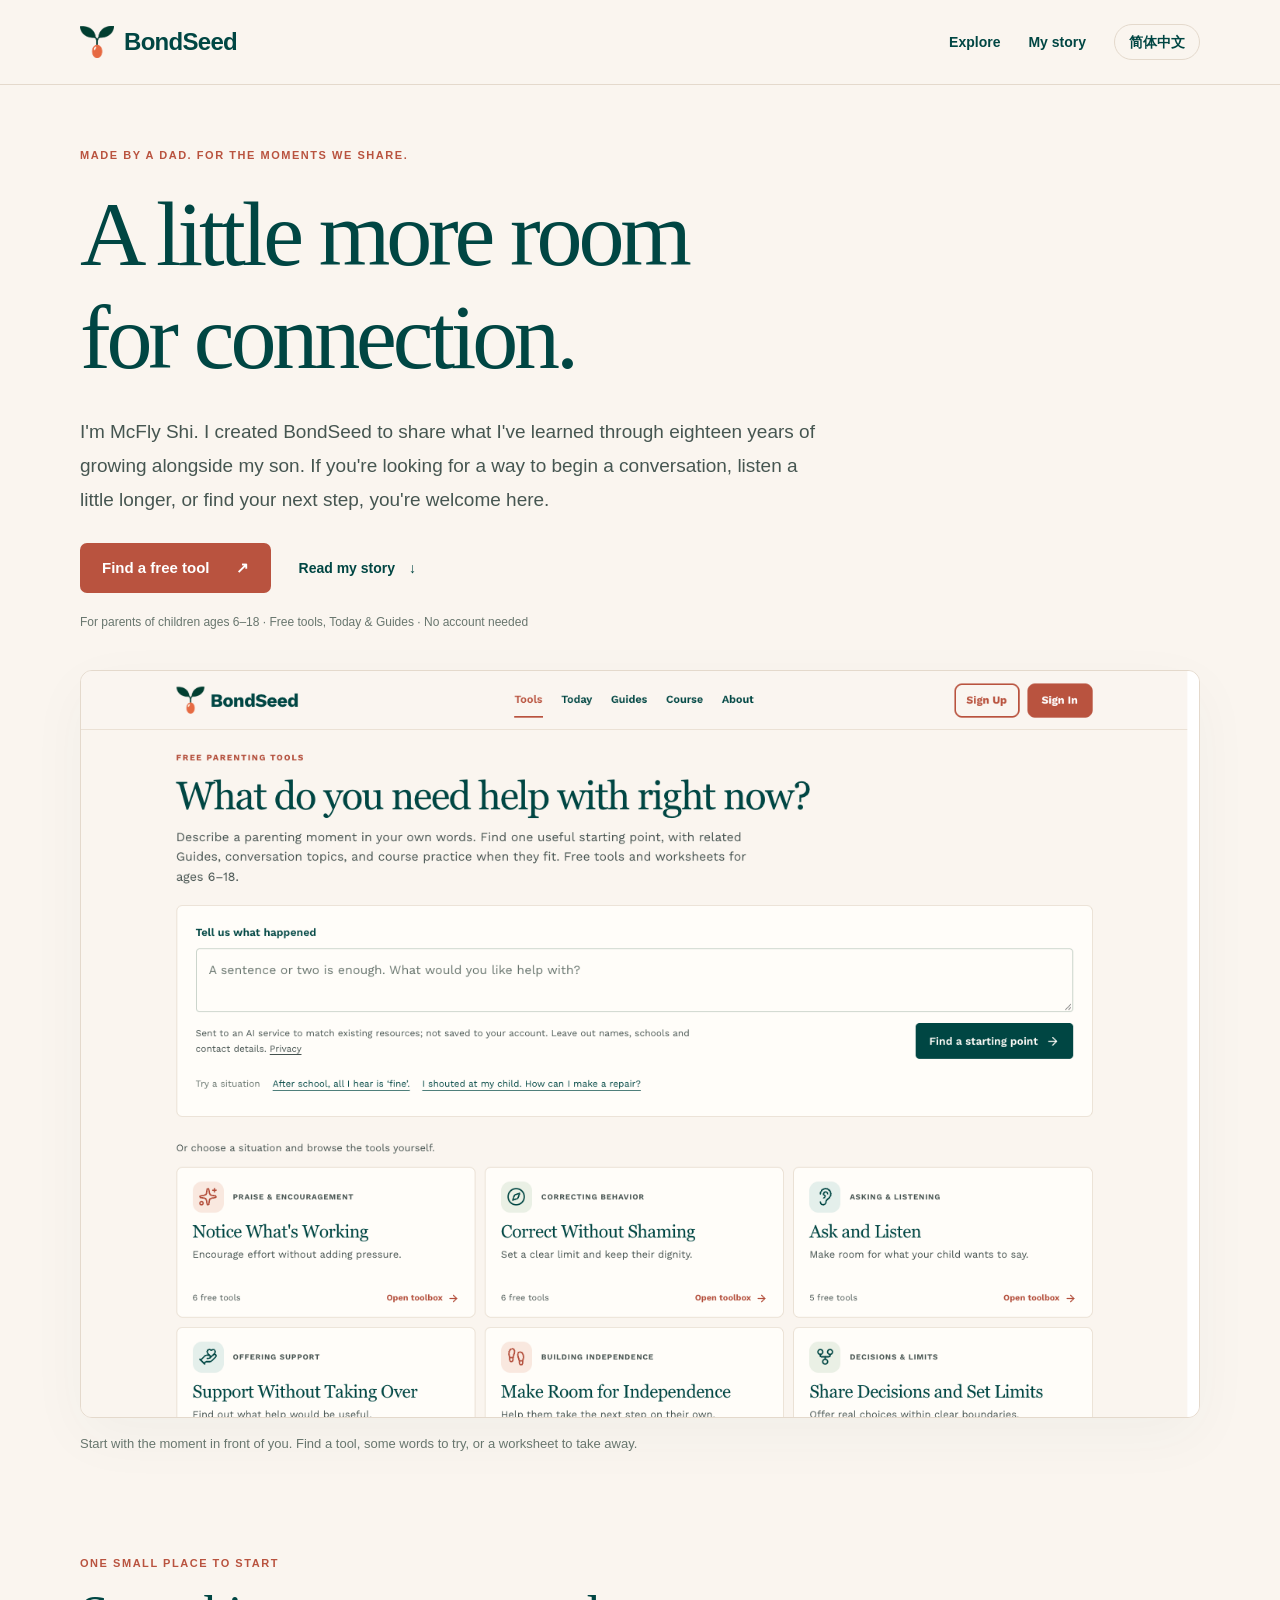
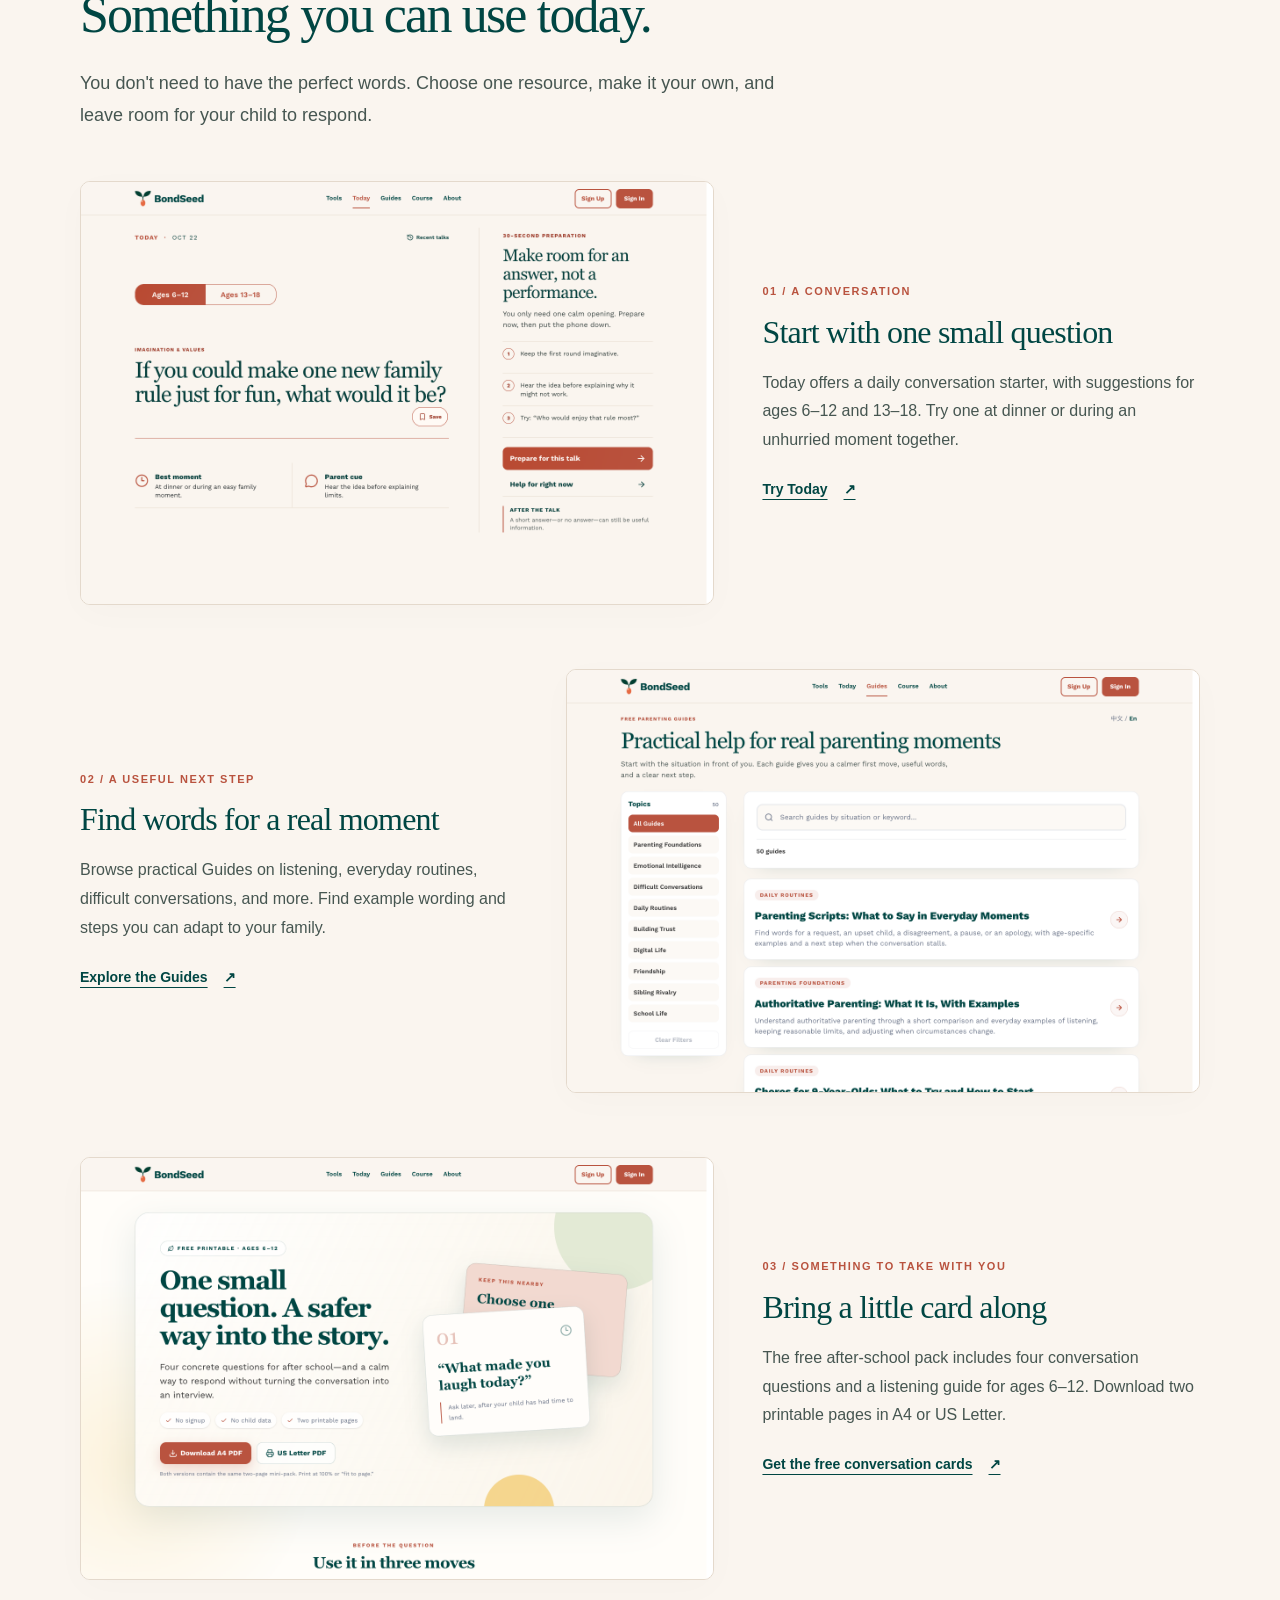
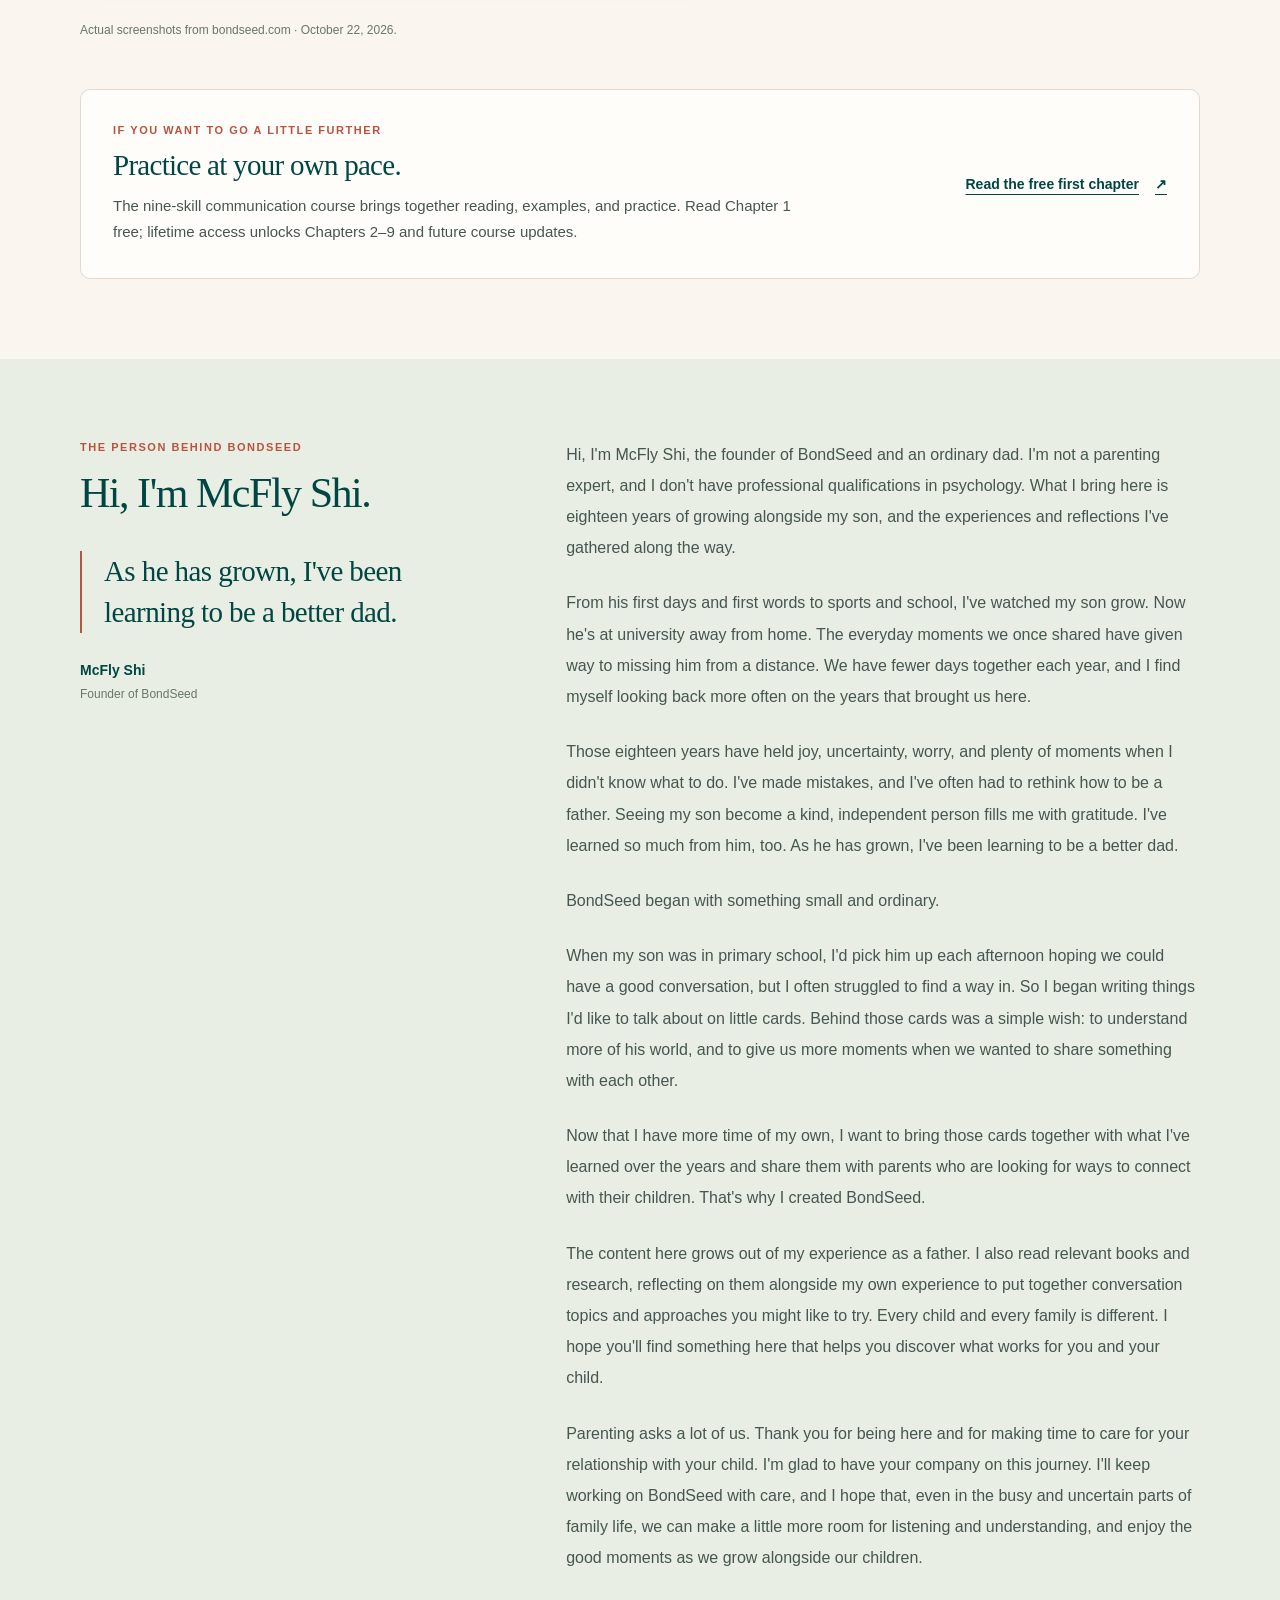
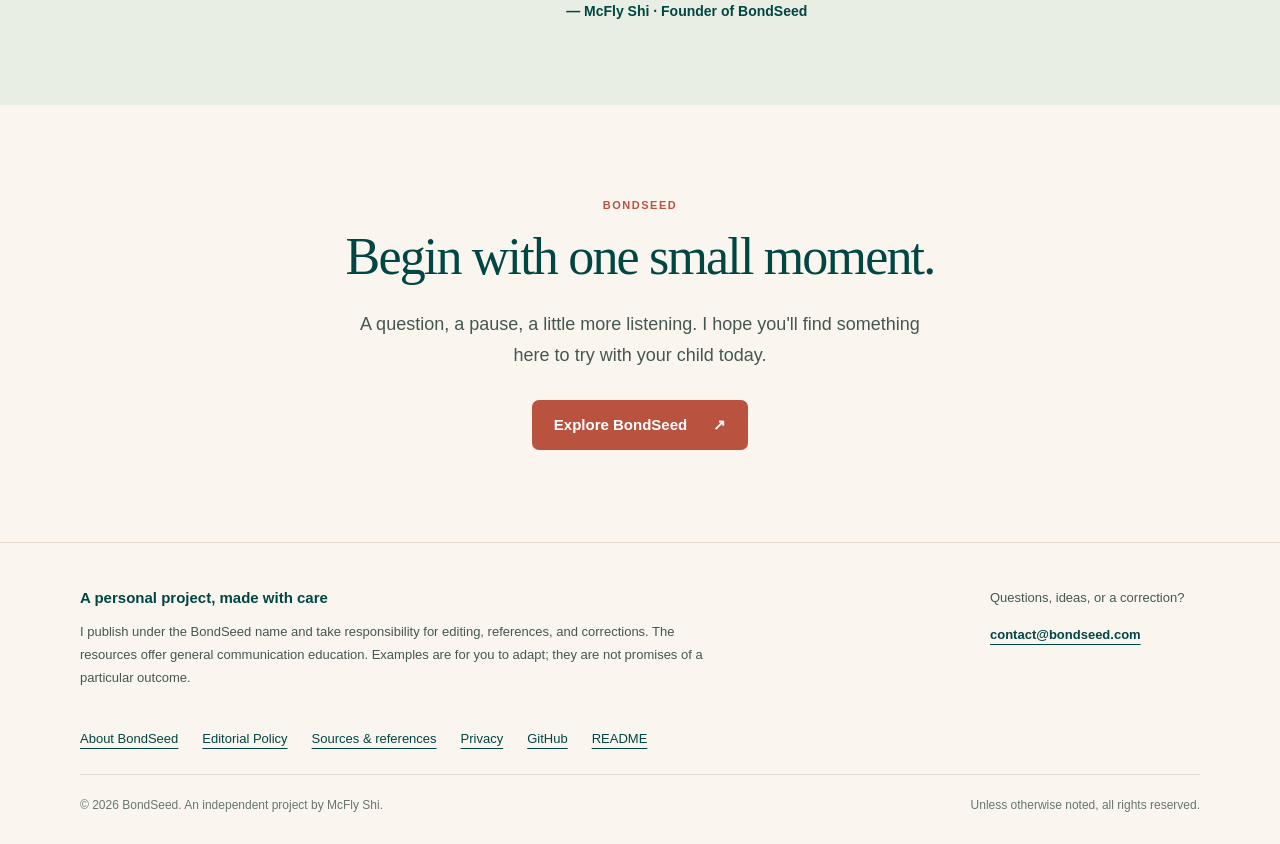
<file: index.html>
<!doctype html>
<html lang="en">
<head>
  <meta charset="utf-8">
  <meta name="viewport" content="width=device-width, initial-scale=1">
  <title>BondSeed — A little more room for connection</title>
  <meta name="description" content="A personal welcome from McFly Shi. Explore free parenting communication tools, daily conversation starters, practical Guides, and printable cards for everyday family life.">
  <meta name="theme-color" content="#faf5ef">
  <link rel="canonical" href="https://mcflysj.github.io/bondseed-home/">
  <link rel="alternate" hreflang="en" href="https://mcflysj.github.io/bondseed-home/">
  <link rel="alternate" hreflang="zh-Hans" href="https://mcflysj.github.io/bondseed-home/zh.html">
  <link rel="alternate" hreflang="x-default" href="https://mcflysj.github.io/bondseed-home/">
  <meta property="og:type" content="website">
  <meta property="og:site_name" content="BondSeed">
  <meta property="og:title" content="BondSeed — A little more room for connection">
  <meta property="og:description" content="A personal welcome from McFly Shi. Explore free parenting communication tools, daily conversation starters, practical Guides, and printable cards for everyday family life.">
  <meta property="og:url" content="https://mcflysj.github.io/bondseed-home/">
  <meta property="og:locale" content="en_US">
  <meta property="og:image" content="https://mcflysj.github.io/bondseed-home/assets/tools-2026-10-22.png">
  <meta property="og:image:width" content="1440">
  <meta property="og:image:height" content="960">
  <meta property="og:image:alt" content="BondSeed tools homepage with a situation finder and communication toolboxes for parents.">
  <meta name="twitter:card" content="summary_large_image">
  <meta name="twitter:title" content="BondSeed — A little more room for connection">
  <meta name="twitter:description" content="A personal welcome from McFly Shi. Explore free parenting communication tools, daily conversation starters, practical Guides, and printable cards for everyday family life.">
  <meta name="twitter:image" content="https://mcflysj.github.io/bondseed-home/assets/tools-2026-10-22.png">
  <link rel="icon" href="brand.png">
  <link rel="stylesheet" href="styles.css">
  <script type="application/ld+json">{"@context": "https://schema.org", "@type": "WebSite", "name": "BondSeed", "url": "https://mcflysj.github.io/bondseed-home/", "inLanguage": "en", "description": "A personal welcome from McFly Shi. Explore free parenting communication tools, daily conversation starters, practical Guides, and printable cards for everyday family life.", "publisher": {"@type": "Organization", "name": "BondSeed", "url": "https://www.bondseed.com/", "founder": {"@type": "Person", "name": "McFly Shi"}, "sameAs": ["https://github.com/mcflysj/bondseed-home"]}}</script>
</head>
<body>
  <a class="skip-link" href="#main">Skip to content</a>
  <header class="site-header"><div class="wrap header-inner">
    <a class="brand" href="https://www.bondseed.com/?utm_source=github&amp;utm_medium=referral&amp;utm_campaign=bondseed_home&amp;utm_content=en_brand"><img src="brand.png" width="34" height="33" alt="">BondSeed</a>
    <nav aria-label="Main navigation"><a href="#explore">Explore</a><a href="#story">My story</a><a class="language" href="zh.html" lang="zh-Hans" hreflang="zh-Hans">简体中文</a></nav>
  </div></header>
  <main id="main">
    <section class="hero wrap" aria-labelledby="hero-title">
      <p class="eyebrow">Made by a dad. For the moments we share.</p>
      <h1 id="hero-title">A little more room<br>for connection.</h1>
      <p class="hero-intro">I&#x27;m McFly Shi. I created BondSeed to share what I&#x27;ve learned through eighteen years of growing alongside my son. If you&#x27;re looking for a way to begin a conversation, listen a little longer, or find your next step, you&#x27;re welcome here.</p>
      <div class="actions"><a class="button" href="https://www.bondseed.com/?utm_source=github&amp;utm_medium=referral&amp;utm_campaign=bondseed_home&amp;utm_content=en_hero_tools">Find a free tool <span aria-hidden="true">↗</span></a><a class="quiet-link" href="#story">Read my story <span aria-hidden="true">↓</span></a></div>
      <p class="trust">For parents of children ages 6–18 · Free tools, Today &amp; Guides · No account needed</p>
      <figure class="hero-preview"><a href="https://www.bondseed.com/?utm_source=github&amp;utm_medium=referral&amp;utm_campaign=bondseed_home&amp;utm_content=en_hero_image"><img src="assets/tools-2026-10-22.png" alt="BondSeed tools homepage with a situation finder and communication toolboxes for parents." width="1440" height="960" fetchpriority="high" decoding="async"></a><figcaption>Start with the moment in front of you. Find a tool, some words to try, or a worksheet to take away.</figcaption></figure>
    </section>
    <section class="explore wrap" id="explore" aria-labelledby="explore-title">
      <div class="section-heading"><p class="eyebrow">One small place to start</p><h2 id="explore-title">Something you can use today.</h2><p>You don&#x27;t need to have the perfect words. Choose one resource, make it your own, and leave room for your child to respond.</p></div>
      <article class="feature">
        <a class="screenshot" href="https://www.bondseed.com/today?utm_source=github&amp;utm_medium=referral&amp;utm_campaign=bondseed_home&amp;utm_content=en_today_image" aria-label="Try Today"><img src="assets/today-2026-10-22.png" alt="Today page showing a family-rule conversation starter, age groups, and a short preparation guide." width="1440" height="960" loading="lazy" decoding="async"></a>
        <div class="feature-copy"><p class="eyebrow">01 / A conversation</p><h3>Start with one small question</h3><p>Today offers a daily conversation starter, with suggestions for ages 6–12 and 13–18. Try one at dinner or during an unhurried moment together.</p><a class="text-link" href="https://www.bondseed.com/today?utm_source=github&amp;utm_medium=referral&amp;utm_campaign=bondseed_home&amp;utm_content=en_today_cta">Try Today <span aria-hidden="true">↗</span></a></div>
      </article><article class="feature">
        <a class="screenshot" href="https://www.bondseed.com/articles?utm_source=github&amp;utm_medium=referral&amp;utm_campaign=bondseed_home&amp;utm_content=en_guides_image" aria-label="Explore the Guides"><img src="assets/guides-2026-10-22.png" alt="BondSeed Guides page with topic filters, search, and practical parenting articles." width="1440" height="960" loading="lazy" decoding="async"></a>
        <div class="feature-copy"><p class="eyebrow">02 / A useful next step</p><h3>Find words for a real moment</h3><p>Browse practical Guides on listening, everyday routines, difficult conversations, and more. Find example wording and steps you can adapt to your family.</p><a class="text-link" href="https://www.bondseed.com/articles?utm_source=github&amp;utm_medium=referral&amp;utm_campaign=bondseed_home&amp;utm_content=en_guides_cta">Explore the Guides <span aria-hidden="true">↗</span></a></div>
      </article><article class="feature">
        <a class="screenshot" href="https://www.bondseed.com/resources/one-small-moment-after-school?utm_source=github&amp;utm_medium=referral&amp;utm_campaign=bondseed_home&amp;utm_content=en_after-school_image" aria-label="Get the free conversation cards"><img src="assets/after-school-2026-10-22.png" alt="Free after-school conversation cards page with a question card and A4 and US Letter PDF downloads." width="1440" height="960" loading="lazy" decoding="async"></a>
        <div class="feature-copy"><p class="eyebrow">03 / Something to take with you</p><h3>Bring a little card along</h3><p>The free after-school pack includes four conversation questions and a listening guide for ages 6–12. Download two printable pages in A4 or US Letter.</p><a class="text-link" href="https://www.bondseed.com/resources/one-small-moment-after-school?utm_source=github&amp;utm_medium=referral&amp;utm_campaign=bondseed_home&amp;utm_content=en_after-school_cta">Get the free conversation cards <span aria-hidden="true">↗</span></a></div>
      </article>
      <p class="capture-note">Actual screenshots from bondseed.com · October 22, 2026.</p>
      <aside class="course"><div><p class="eyebrow">If you want to go a little further</p><h3>Practice at your own pace.</h3><p>The nine-skill communication course brings together reading, examples, and practice. Read Chapter 1 free; lifetime access unlocks Chapters 2–9 and future course updates.</p></div><a class="text-link" href="https://www.bondseed.com/courses/chapter1?utm_source=github&amp;utm_medium=referral&amp;utm_campaign=bondseed_home&amp;utm_content=en_course">Read the free first chapter <span aria-hidden="true">↗</span></a></aside>
    </section>
    <section class="story-section" id="story" aria-labelledby="story-title"><div class="wrap story-layout">
      <div class="story-heading"><p class="eyebrow">The person behind BondSeed</p><h2 id="story-title">Hi, I&#x27;m McFly Shi.</h2><blockquote>As he has grown, I&#x27;ve been learning to be a better dad.</blockquote><p class="byline">McFly Shi<br><span>Founder of BondSeed</span></p></div>
      <div class="story-copy"><p>Hi, I&#x27;m McFly Shi, the founder of BondSeed and an ordinary dad. I&#x27;m not a parenting expert, and I don&#x27;t have professional qualifications in psychology. What I bring here is eighteen years of growing alongside my son, and the experiences and reflections I&#x27;ve gathered along the way.</p>
<p>From his first days and first words to sports and school, I&#x27;ve watched my son grow. Now he&#x27;s at university away from home. The everyday moments we once shared have given way to missing him from a distance. We have fewer days together each year, and I find myself looking back more often on the years that brought us here.</p>
<p>Those eighteen years have held joy, uncertainty, worry, and plenty of moments when I didn&#x27;t know what to do. I&#x27;ve made mistakes, and I&#x27;ve often had to rethink how to be a father. Seeing my son become a kind, independent person fills me with gratitude. I&#x27;ve learned so much from him, too. As he has grown, I&#x27;ve been learning to be a better dad.</p>
<p>BondSeed began with something small and ordinary.</p>
<p>When my son was in primary school, I&#x27;d pick him up each afternoon hoping we could have a good conversation, but I often struggled to find a way in. So I began writing things I&#x27;d like to talk about on little cards. Behind those cards was a simple wish: to understand more of his world, and to give us more moments when we wanted to share something with each other.</p>
<p>Now that I have more time of my own, I want to bring those cards together with what I&#x27;ve learned over the years and share them with parents who are looking for ways to connect with their children. That&#x27;s why I created BondSeed.</p>
<p>The content here grows out of my experience as a father. I also read relevant books and research, reflecting on them alongside my own experience to put together conversation topics and approaches you might like to try. Every child and every family is different. I hope you&#x27;ll find something here that helps you discover what works for you and your child.</p>
<p>Parenting asks a lot of us. Thank you for being here and for making time to care for your relationship with your child. I&#x27;m glad to have your company on this journey. I&#x27;ll keep working on BondSeed with care, and I hope that, even in the busy and uncertain parts of family life, we can make a little more room for listening and understanding, and enjoy the good moments as we grow alongside our children.</p><p class="signature">— McFly Shi · Founder of BondSeed</p></div>
    </div></section>
    <section class="closing wrap"><p class="eyebrow">BondSeed</p><h2>Begin with one small moment.</h2><p>A question, a pause, a little more listening. I hope you&#x27;ll find something here to try with your child today.</p><a class="button" href="https://www.bondseed.com/?utm_source=github&amp;utm_medium=referral&amp;utm_campaign=bondseed_home&amp;utm_content=en_closing">Explore BondSeed <span aria-hidden="true">↗</span></a></section>
  </main>
  <footer><div class="wrap"><div class="footer-top"><div><h2>A personal project, made with care</h2><p>I publish under the BondSeed name and take responsibility for editing, references, and corrections. The resources offer general communication education. Examples are for you to adapt; they are not promises of a particular outcome.</p></div><div class="contact"><p>Questions, ideas, or a correction?</p><a href="mailto:contact@bondseed.com">contact@bondseed.com</a></div></div><nav class="policy-links" aria-label="Project information"><a href="https://www.bondseed.com/about?utm_source=github&amp;utm_medium=referral&amp;utm_campaign=bondseed_home&amp;utm_content=en_footer_policy">About BondSeed</a><a href="https://www.bondseed.com/editorial-policy?utm_source=github&amp;utm_medium=referral&amp;utm_campaign=bondseed_home&amp;utm_content=en_footer_policy">Editorial Policy</a><a href="https://www.bondseed.com/sources?utm_source=github&amp;utm_medium=referral&amp;utm_campaign=bondseed_home&amp;utm_content=en_footer_policy">Sources &amp; references</a><a href="https://www.bondseed.com/privacy-policy?utm_source=github&amp;utm_medium=referral&amp;utm_campaign=bondseed_home&amp;utm_content=en_footer_policy">Privacy</a><a href="https://github.com/mcflysj/bondseed-home">GitHub</a><a href="https://github.com/mcflysj/bondseed-home/blob/main/README.md">README</a></nav><div class="footer-bottom"><p>© 2026 BondSeed. An independent project by McFly Shi.</p><p>Unless otherwise noted, all rights reserved.</p></div></div></footer>
</body>
</html>
</file>
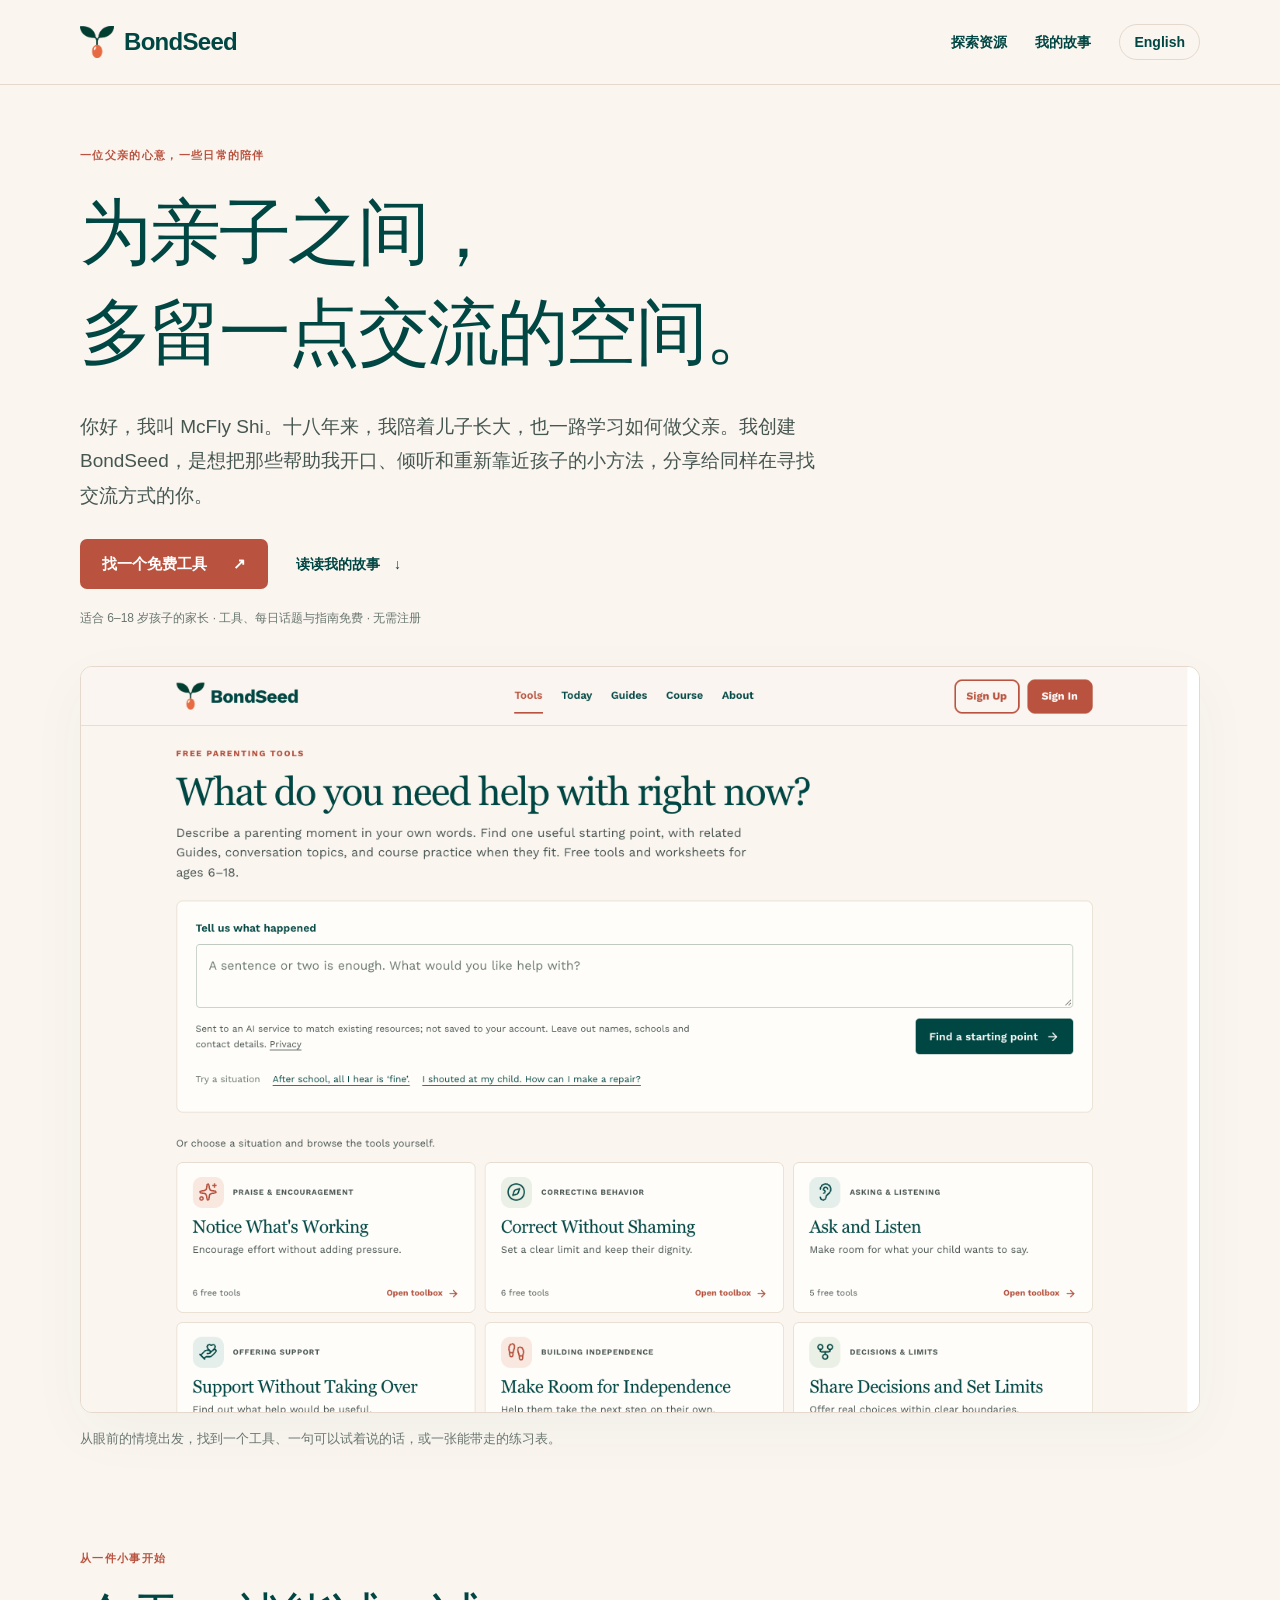
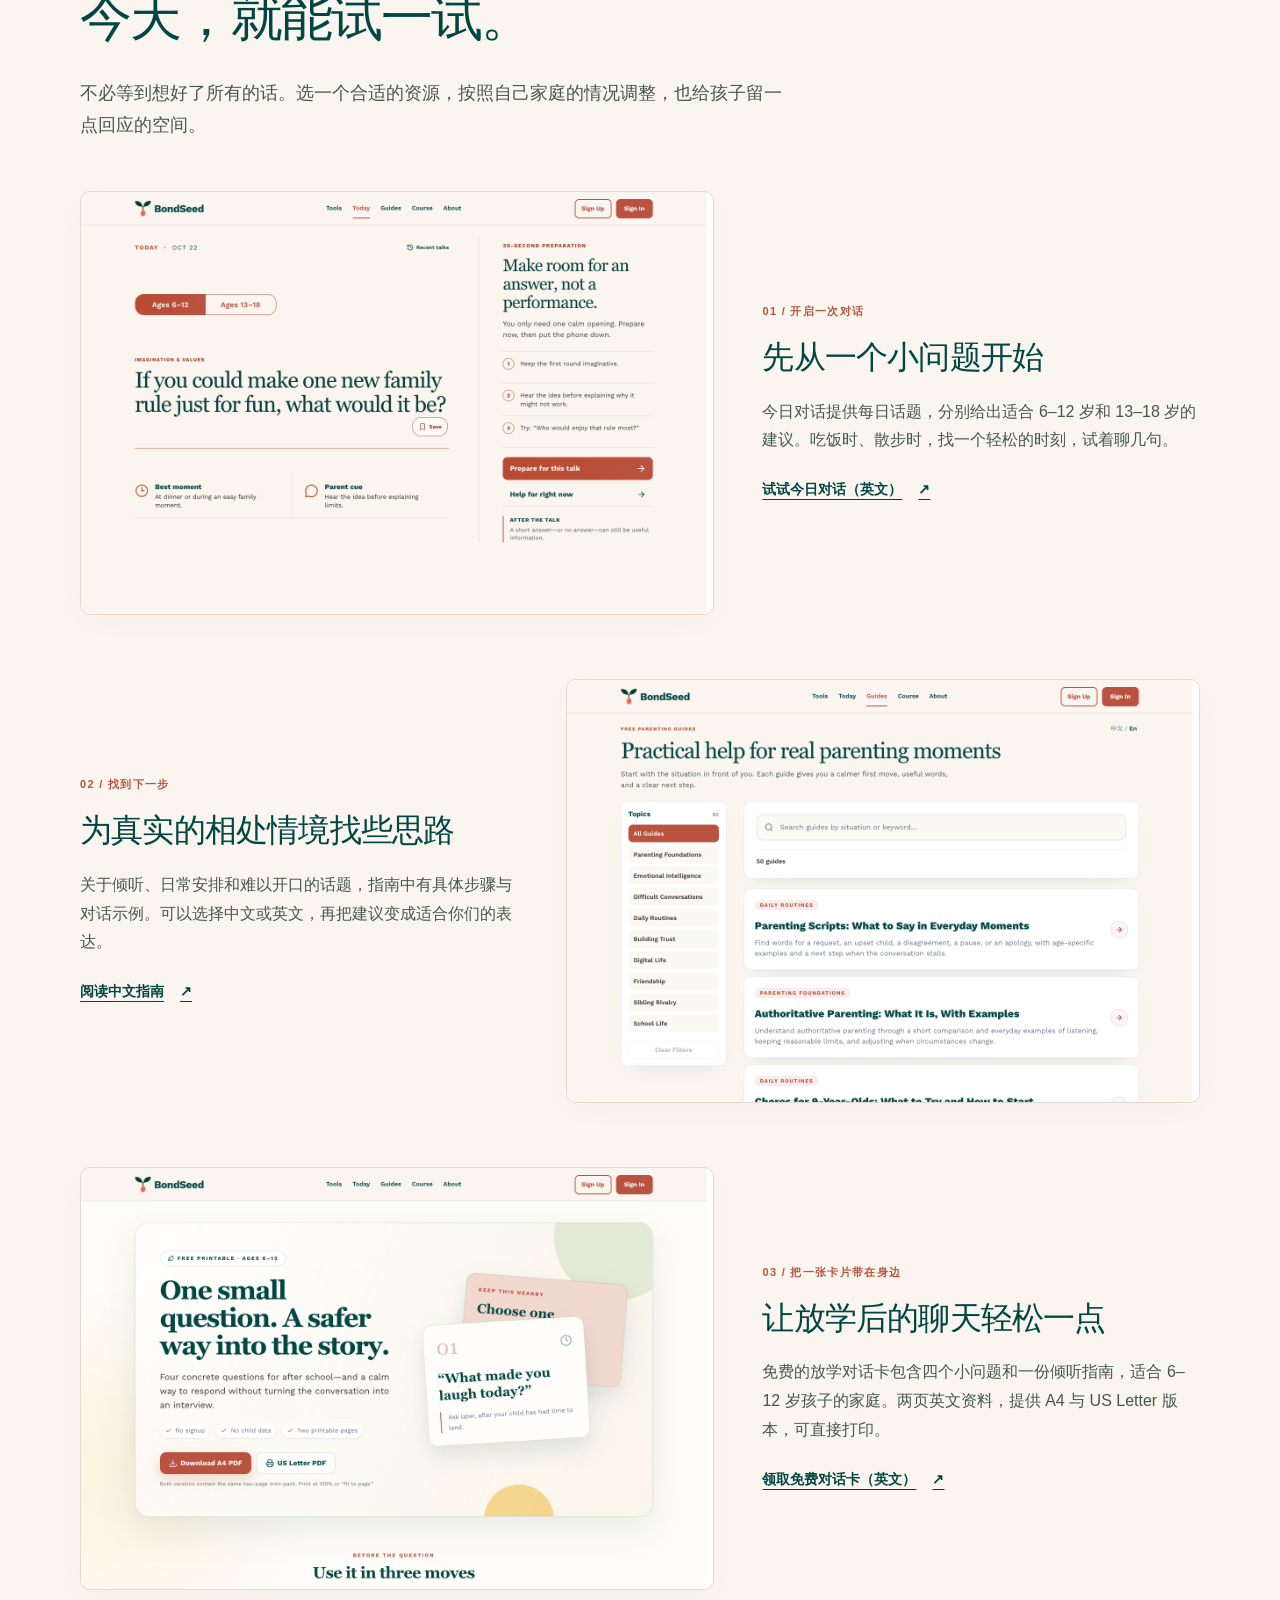
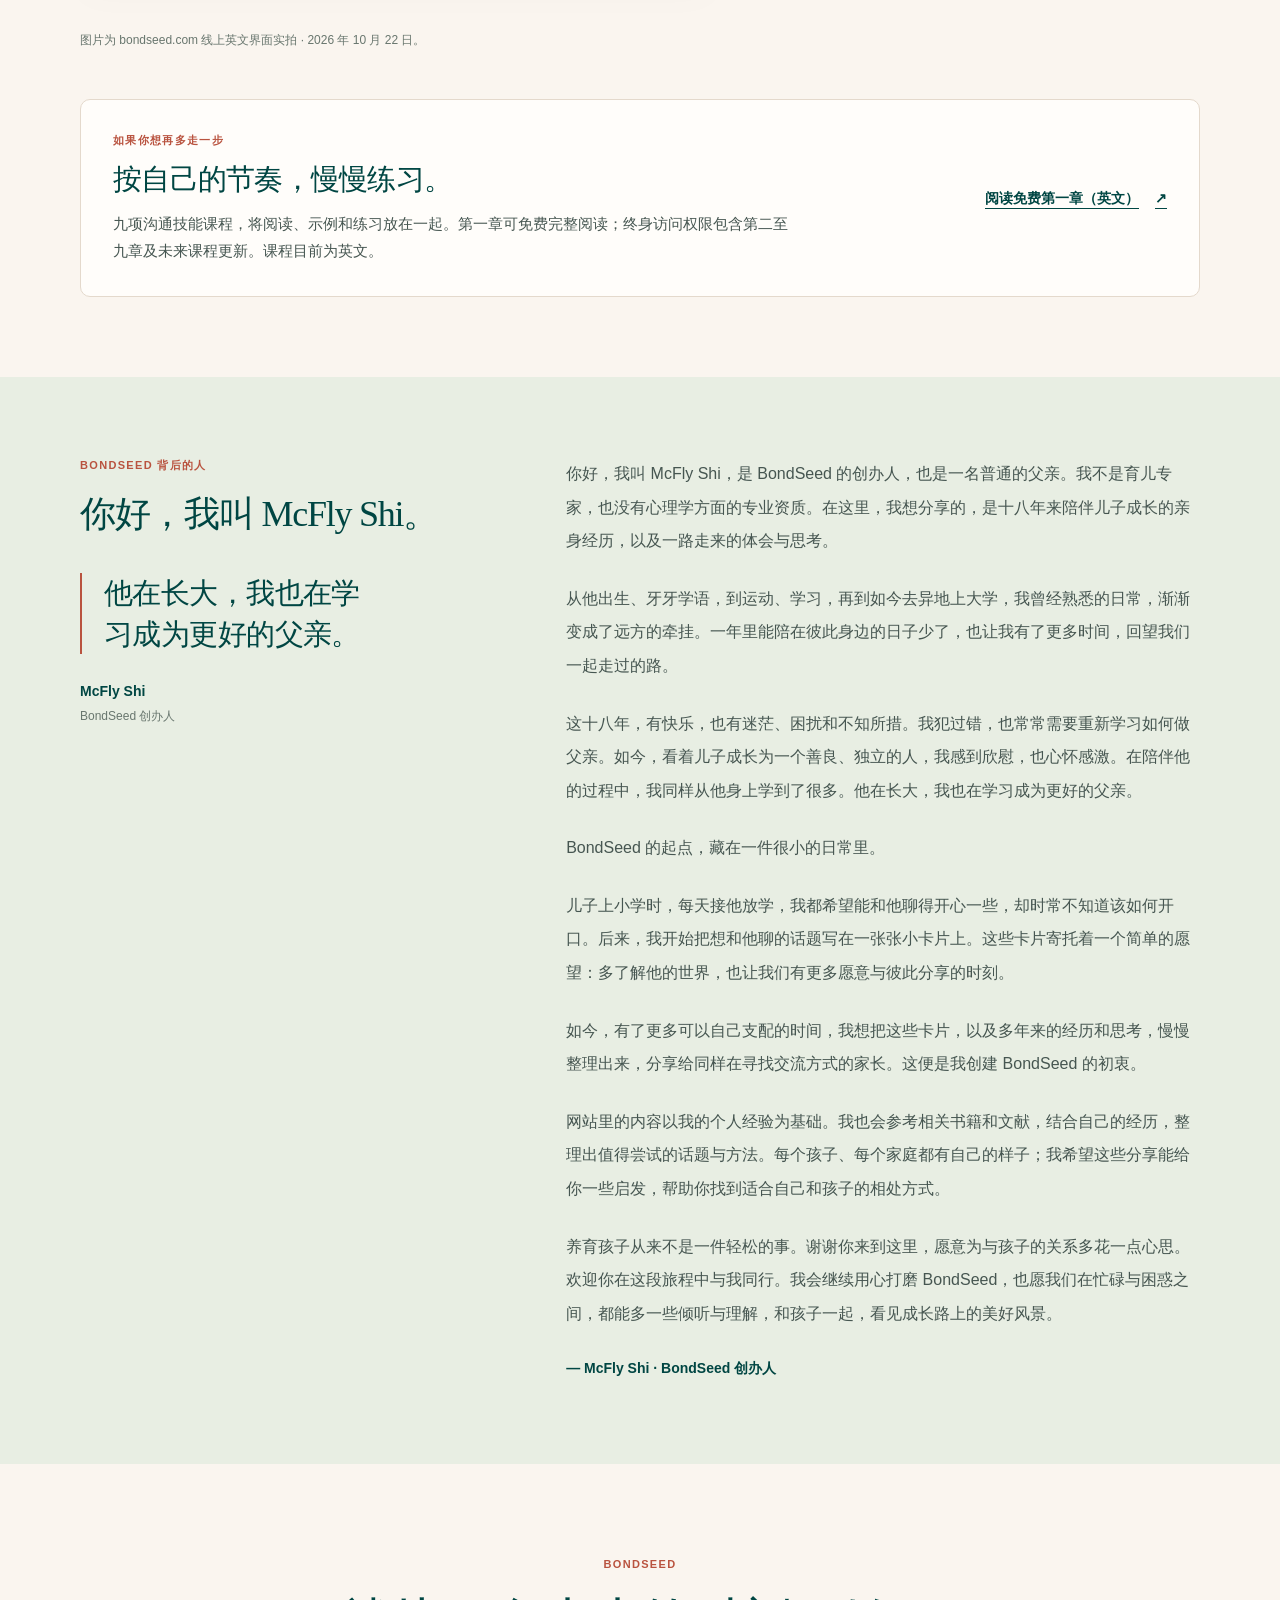
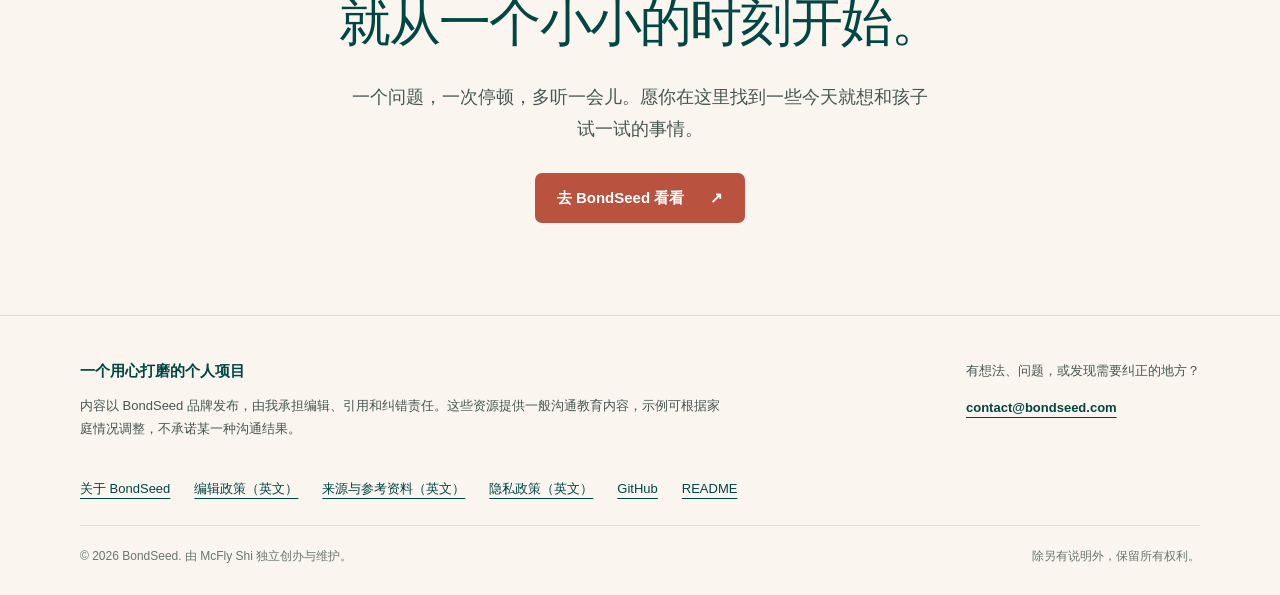
<file: zh.html>
<!doctype html>
<html lang="zh-Hans">
<head>
  <meta charset="utf-8">
  <meta name="viewport" content="width=device-width, initial-scale=1">
  <title>BondSeed — 为亲子之间，多留一点交流的空间</title>
  <meta name="description" content="认识 BondSeed 创办人 McFly Shi：从放学路上的小卡片，到十八年陪伴中的思考。探索免费亲子沟通工具、每日话题、实用指南和可打印对话卡。">
  <meta name="theme-color" content="#faf5ef">
  <link rel="canonical" href="https://mcflysj.github.io/bondseed-home/zh.html">
  <link rel="alternate" hreflang="en" href="https://mcflysj.github.io/bondseed-home/">
  <link rel="alternate" hreflang="zh-Hans" href="https://mcflysj.github.io/bondseed-home/zh.html">
  <link rel="alternate" hreflang="x-default" href="https://mcflysj.github.io/bondseed-home/">
  <meta property="og:type" content="website">
  <meta property="og:site_name" content="BondSeed">
  <meta property="og:title" content="BondSeed — 为亲子之间，多留一点交流的空间">
  <meta property="og:description" content="认识 BondSeed 创办人 McFly Shi：从放学路上的小卡片，到十八年陪伴中的思考。探索免费亲子沟通工具、每日话题、实用指南和可打印对话卡。">
  <meta property="og:url" content="https://mcflysj.github.io/bondseed-home/zh.html">
  <meta property="og:locale" content="zh_CN">
  <meta property="og:image" content="https://mcflysj.github.io/bondseed-home/assets/tools-2026-10-22.png">
  <meta property="og:image:width" content="1440">
  <meta property="og:image:height" content="960">
  <meta property="og:image:alt" content="BondSeed 官网工具首页，包含情境查找入口与多个亲子沟通工具箱，界面为英文。">
  <meta name="twitter:card" content="summary_large_image">
  <meta name="twitter:title" content="BondSeed — 为亲子之间，多留一点交流的空间">
  <meta name="twitter:description" content="认识 BondSeed 创办人 McFly Shi：从放学路上的小卡片，到十八年陪伴中的思考。探索免费亲子沟通工具、每日话题、实用指南和可打印对话卡。">
  <meta name="twitter:image" content="https://mcflysj.github.io/bondseed-home/assets/tools-2026-10-22.png">
  <link rel="icon" href="brand.png">
  <link rel="stylesheet" href="styles.css">
  <script type="application/ld+json">{"@context": "https://schema.org", "@type": "WebSite", "name": "BondSeed", "url": "https://mcflysj.github.io/bondseed-home/zh.html", "inLanguage": "zh-Hans", "description": "认识 BondSeed 创办人 McFly Shi：从放学路上的小卡片，到十八年陪伴中的思考。探索免费亲子沟通工具、每日话题、实用指南和可打印对话卡。", "publisher": {"@type": "Organization", "name": "BondSeed", "url": "https://www.bondseed.com/", "founder": {"@type": "Person", "name": "McFly Shi"}, "sameAs": ["https://github.com/mcflysj/bondseed-home"]}}</script>
</head>
<body>
  <a class="skip-link" href="#main">跳到正文</a>
  <header class="site-header"><div class="wrap header-inner">
    <a class="brand" href="https://www.bondseed.com/?utm_source=github&amp;utm_medium=referral&amp;utm_campaign=bondseed_home&amp;utm_content=zh_brand"><img src="brand.png" width="34" height="33" alt="">BondSeed</a>
    <nav aria-label="主导航"><a href="#explore">探索资源</a><a href="#story">我的故事</a><a class="language" href="index.html" lang="en" hreflang="en">English</a></nav>
  </div></header>
  <main id="main">
    <section class="hero wrap" aria-labelledby="hero-title">
      <p class="eyebrow">一位父亲的心意，一些日常的陪伴</p>
      <h1 id="hero-title">为亲子之间，<br>多留一点交流的空间。</h1>
      <p class="hero-intro">你好，我叫 McFly Shi。十八年来，我陪着儿子长大，也一路学习如何做父亲。我创建 BondSeed，是想把那些帮助我开口、倾听和重新靠近孩子的小方法，分享给同样在寻找交流方式的你。</p>
      <div class="actions"><a class="button" href="https://www.bondseed.com/?utm_source=github&amp;utm_medium=referral&amp;utm_campaign=bondseed_home&amp;utm_content=zh_hero_tools">找一个免费工具 <span aria-hidden="true">↗</span></a><a class="quiet-link" href="#story">读读我的故事 <span aria-hidden="true">↓</span></a></div>
      <p class="trust">适合 6–18 岁孩子的家长 · 工具、每日话题与指南免费 · 无需注册</p>
      <figure class="hero-preview"><a href="https://www.bondseed.com/?utm_source=github&amp;utm_medium=referral&amp;utm_campaign=bondseed_home&amp;utm_content=zh_hero_image"><img src="assets/tools-2026-10-22.png" alt="BondSeed 官网工具首页，包含情境查找入口与多个亲子沟通工具箱，界面为英文。" width="1440" height="960" fetchpriority="high" decoding="async"></a><figcaption>从眼前的情境出发，找到一个工具、一句可以试着说的话，或一张能带走的练习表。</figcaption></figure>
    </section>
    <section class="explore wrap" id="explore" aria-labelledby="explore-title">
      <div class="section-heading"><p class="eyebrow">从一件小事开始</p><h2 id="explore-title">今天，就能试一试。</h2><p>不必等到想好了所有的话。选一个合适的资源，按照自己家庭的情况调整，也给孩子留一点回应的空间。</p></div>
      <article class="feature">
        <a class="screenshot" href="https://www.bondseed.com/today?utm_source=github&amp;utm_medium=referral&amp;utm_campaign=bondseed_home&amp;utm_content=zh_today_image" aria-label="试试今日对话（英文）"><img src="assets/today-2026-10-22.png" alt="BondSeed 今日对话英文页面，展示一个关于家庭规则的问题、年龄分组和简短准备建议。" width="1440" height="960" loading="lazy" decoding="async"></a>
        <div class="feature-copy"><p class="eyebrow">01 / 开启一次对话</p><h3>先从一个小问题开始</h3><p>今日对话提供每日话题，分别给出适合 6–12 岁和 13–18 岁的建议。吃饭时、散步时，找一个轻松的时刻，试着聊几句。</p><a class="text-link" href="https://www.bondseed.com/today?utm_source=github&amp;utm_medium=referral&amp;utm_campaign=bondseed_home&amp;utm_content=zh_today_cta">试试今日对话（英文） <span aria-hidden="true">↗</span></a></div>
      </article><article class="feature">
        <a class="screenshot" href="https://www.bondseed.com/zh/articles?utm_source=github&amp;utm_medium=referral&amp;utm_campaign=bondseed_home&amp;utm_content=zh_guides_image" aria-label="阅读中文指南"><img src="assets/guides-2026-10-22.png" alt="BondSeed 亲子指南英文界面实拍，包含主题分类、搜索框和实用文章；指南另提供中文版本。" width="1440" height="960" loading="lazy" decoding="async"></a>
        <div class="feature-copy"><p class="eyebrow">02 / 找到下一步</p><h3>为真实的相处情境找些思路</h3><p>关于倾听、日常安排和难以开口的话题，指南中有具体步骤与对话示例。可以选择中文或英文，再把建议变成适合你们的表达。</p><a class="text-link" href="https://www.bondseed.com/zh/articles?utm_source=github&amp;utm_medium=referral&amp;utm_campaign=bondseed_home&amp;utm_content=zh_guides_cta">阅读中文指南 <span aria-hidden="true">↗</span></a></div>
      </article><article class="feature">
        <a class="screenshot" href="https://www.bondseed.com/resources/one-small-moment-after-school?utm_source=github&amp;utm_medium=referral&amp;utm_campaign=bondseed_home&amp;utm_content=zh_after-school_image" aria-label="领取免费对话卡（英文）"><img src="assets/after-school-2026-10-22.png" alt="BondSeed 放学对话卡英文页面，展示问题卡片及 A4 和 US Letter 两种 PDF 下载入口。" width="1440" height="960" loading="lazy" decoding="async"></a>
        <div class="feature-copy"><p class="eyebrow">03 / 把一张卡片带在身边</p><h3>让放学后的聊天轻松一点</h3><p>免费的放学对话卡包含四个小问题和一份倾听指南，适合 6–12 岁孩子的家庭。两页英文资料，提供 A4 与 US Letter 版本，可直接打印。</p><a class="text-link" href="https://www.bondseed.com/resources/one-small-moment-after-school?utm_source=github&amp;utm_medium=referral&amp;utm_campaign=bondseed_home&amp;utm_content=zh_after-school_cta">领取免费对话卡（英文） <span aria-hidden="true">↗</span></a></div>
      </article>
      <p class="capture-note">图片为 bondseed.com 线上英文界面实拍 · 2026 年 10 月 22 日。</p>
      <aside class="course"><div><p class="eyebrow">如果你想再多走一步</p><h3>按自己的节奏，慢慢练习。</h3><p>九项沟通技能课程，将阅读、示例和练习放在一起。第一章可免费完整阅读；终身访问权限包含第二至九章及未来课程更新。课程目前为英文。</p></div><a class="text-link" href="https://www.bondseed.com/courses/chapter1?utm_source=github&amp;utm_medium=referral&amp;utm_campaign=bondseed_home&amp;utm_content=zh_course">阅读免费第一章（英文） <span aria-hidden="true">↗</span></a></aside>
    </section>
    <section class="story-section" id="story" aria-labelledby="story-title"><div class="wrap story-layout">
      <div class="story-heading"><p class="eyebrow">BondSeed 背后的人</p><h2 id="story-title">你好，我叫 McFly Shi。</h2><blockquote>他在长大，我也在学习成为更好的父亲。</blockquote><p class="byline">McFly Shi<br><span>BondSeed 创办人</span></p></div>
      <div class="story-copy"><p>你好，我叫 McFly Shi，是 BondSeed 的创办人，也是一名普通的父亲。我不是育儿专家，也没有心理学方面的专业资质。在这里，我想分享的，是十八年来陪伴儿子成长的亲身经历，以及一路走来的体会与思考。</p>
<p>从他出生、牙牙学语，到运动、学习，再到如今去异地上大学，我曾经熟悉的日常，渐渐变成了远方的牵挂。一年里能陪在彼此身边的日子少了，也让我有了更多时间，回望我们一起走过的路。</p>
<p>这十八年，有快乐，也有迷茫、困扰和不知所措。我犯过错，也常常需要重新学习如何做父亲。如今，看着儿子成长为一个善良、独立的人，我感到欣慰，也心怀感激。在陪伴他的过程中，我同样从他身上学到了很多。他在长大，我也在学习成为更好的父亲。</p>
<p>BondSeed 的起点，藏在一件很小的日常里。</p>
<p>儿子上小学时，每天接他放学，我都希望能和他聊得开心一些，却时常不知道该如何开口。后来，我开始把想和他聊的话题写在一张张小卡片上。这些卡片寄托着一个简单的愿望：多了解他的世界，也让我们有更多愿意与彼此分享的时刻。</p>
<p>如今，有了更多可以自己支配的时间，我想把这些卡片，以及多年来的经历和思考，慢慢整理出来，分享给同样在寻找交流方式的家长。这便是我创建 BondSeed 的初衷。</p>
<p>网站里的内容以我的个人经验为基础。我也会参考相关书籍和文献，结合自己的经历，整理出值得尝试的话题与方法。每个孩子、每个家庭都有自己的样子；我希望这些分享能给你一些启发，帮助你找到适合自己和孩子的相处方式。</p>
<p>养育孩子从来不是一件轻松的事。谢谢你来到这里，愿意为与孩子的关系多花一点心思。欢迎你在这段旅程中与我同行。我会继续用心打磨 BondSeed，也愿我们在忙碌与困惑之间，都能多一些倾听与理解，和孩子一起，看见成长路上的美好风景。</p><p class="signature">— McFly Shi · BondSeed 创办人</p></div>
    </div></section>
    <section class="closing wrap"><p class="eyebrow">BondSeed</p><h2>就从一个小小的时刻开始。</h2><p>一个问题，一次停顿，多听一会儿。愿你在这里找到一些今天就想和孩子试一试的事情。</p><a class="button" href="https://www.bondseed.com/?utm_source=github&amp;utm_medium=referral&amp;utm_campaign=bondseed_home&amp;utm_content=zh_closing">去 BondSeed 看看 <span aria-hidden="true">↗</span></a></section>
  </main>
  <footer><div class="wrap"><div class="footer-top"><div><h2>一个用心打磨的个人项目</h2><p>内容以 BondSeed 品牌发布，由我承担编辑、引用和纠错责任。这些资源提供一般沟通教育内容，示例可根据家庭情况调整，不承诺某一种沟通结果。</p></div><div class="contact"><p>有想法、问题，或发现需要纠正的地方？</p><a href="mailto:contact@bondseed.com">contact@bondseed.com</a></div></div><nav class="policy-links" aria-label="项目信息"><a href="https://www.bondseed.com/zh/about?utm_source=github&amp;utm_medium=referral&amp;utm_campaign=bondseed_home&amp;utm_content=zh_footer_policy">关于 BondSeed</a><a href="https://www.bondseed.com/editorial-policy?utm_source=github&amp;utm_medium=referral&amp;utm_campaign=bondseed_home&amp;utm_content=zh_footer_policy">编辑政策（英文）</a><a href="https://www.bondseed.com/sources?utm_source=github&amp;utm_medium=referral&amp;utm_campaign=bondseed_home&amp;utm_content=zh_footer_policy">来源与参考资料（英文）</a><a href="https://www.bondseed.com/privacy-policy?utm_source=github&amp;utm_medium=referral&amp;utm_campaign=bondseed_home&amp;utm_content=zh_footer_policy">隐私政策（英文）</a><a href="https://github.com/mcflysj/bondseed-home">GitHub</a><a href="https://github.com/mcflysj/bondseed-home/blob/main/README.zh-CN.md">README</a></nav><div class="footer-bottom"><p>© 2026 BondSeed. 由 McFly Shi 独立创办与维护。</p><p>除另有说明外，保留所有权利。</p></div></div></footer>
</body>
</html>
</file>
<file: styles.css>
:root{color-scheme:light;--paper:#faf5ef;--white:#fffdfa;--ink:#004643;--body:#465651;--muted:#68766e;--accent:#b9533f;--line:#e4d9cc;--sage:#e8eee3}
*{box-sizing:border-box}html{scroll-behavior:smooth;scroll-padding-top:28px}body{margin:0;background:var(--paper);color:var(--body);font:16px/1.75 -apple-system,BlinkMacSystemFont,"Segoe UI",sans-serif;-webkit-font-smoothing:antialiased}a{color:var(--ink);text-underline-offset:5px}a:hover{color:var(--accent)}a:focus-visible{outline:3px solid var(--accent);outline-offset:5px}img{display:block;max-width:100%;height:auto}.wrap{width:min(1120px,calc(100% - 64px));margin-inline:auto}.skip-link{position:absolute;left:16px;top:-80px;z-index:10;padding:8px 16px;background:var(--ink);color:white}.skip-link:focus{top:12px}.site-header{border-bottom:1px solid var(--line)}.header-inner{min-height:84px;display:flex;justify-content:space-between;align-items:center;gap:28px}.brand{display:inline-flex;align-items:center;gap:10px;text-decoration:none;font-size:24px;font-weight:750;letter-spacing:-.7px}.brand img{width:34px;height:33px;object-fit:contain}.site-header nav{display:flex;align-items:center;gap:28px;font-size:14px;font-weight:600}.site-header nav a{text-decoration:none}.language{border:1px solid var(--line);border-radius:999px;padding:5px 14px}h1,h2,h3,blockquote{font-family:Georgia,"Times New Roman",serif;font-weight:400;line-height:1.12;color:var(--ink);text-wrap:balance}h1{font-size:clamp(52px,7.2vw,92px);letter-spacing:-.045em;margin:18px 0 26px}h2{font-size:clamp(36px,4.1vw,52px);letter-spacing:-.035em;margin:14px 0 22px}h3{font-size:32px;letter-spacing:-.025em;margin:14px 0 18px}p{margin:0 0 20px}.eyebrow{font-size:11px;line-height:1.6;font-weight:750;letter-spacing:.14em;text-transform:uppercase;color:var(--accent);margin:0}.hero{padding-top:62px}.hero-intro{font-size:19px;line-height:1.8;max-width:750px;margin:0 0 26px}.actions{display:flex;gap:28px;align-items:center;flex-wrap:wrap}.button{display:inline-flex;align-items:center;justify-content:center;gap:26px;min-height:50px;padding:12px 22px;border-radius:7px;background:var(--accent);color:#fff;font-size:15px;font-weight:700;text-decoration:none}.button:hover{background:#9c4433;color:#fff}.quiet-link{font-size:14px;font-weight:650;text-decoration:none}.quiet-link span{margin-left:10px}.trust{font-size:12px;line-height:1.9;color:var(--muted);margin:18px 0 36px}.hero-preview{margin:0}.hero-preview>a{display:block;border:1px solid var(--line);border-radius:12px;overflow:hidden;box-shadow:0 18px 60px #0046430a}.hero-preview img{width:100%;aspect-ratio:3/2}.hero-preview figcaption{font-size:13px;line-height:1.7;color:var(--muted);margin:15px 0 0;max-width:760px}.explore{padding-top:100px;padding-bottom:80px}.section-heading{max-width:710px;margin-bottom:50px}.section-heading>p:last-child{font-size:18px;line-height:1.8}.feature{display:grid;grid-template-columns:1.45fr 1fr;gap:48px;align-items:center;margin:0 0 64px}.screenshot{display:block;background:var(--white);border:1px solid var(--line);border-radius:10px;overflow:hidden;box-shadow:0 8px 36px #00464305}.screenshot img{width:100%;aspect-ratio:3/2;transition:transform .2s}.screenshot:hover img{transform:scale(1.015)}.feature-copy p:not(.eyebrow){font-size:16px;line-height:1.8}.text-link{display:inline-flex;gap:16px;align-items:center;font-size:14px;font-weight:700}.capture-note{font-size:12px;color:var(--muted);margin:-24px 0 48px}.course{padding:32px;border:1px solid var(--line);border-radius:10px;display:flex;align-items:center;gap:40px;background:var(--white)}.course>div{flex:1}.course h3{font-size:29px;margin:9px 0 12px}.course p:last-child{font-size:15px;margin:0;max-width:680px}.course>.text-link{flex-shrink:0;max-width:240px}.story-section{background:var(--sage);padding:80px 0}.story-layout{display:grid;grid-template-columns:1fr 1.6fr;gap:90px;align-items:start}.story-heading{position:sticky;top:28px}.story-heading h2{font-size:42px}.story-heading blockquote{font-size:29px;line-height:1.4;letter-spacing:-.02em;margin:34px 0 26px;padding-left:22px;border-left:2px solid var(--accent)}.byline{font-size:14px;line-height:1.7;font-weight:700;color:var(--ink);margin:0}.byline span{font-size:12px;font-weight:400;color:var(--muted)}.story-copy{font-size:16px;line-height:1.95}.story-copy p{margin:0 0 24px}.story-copy p:last-child{margin-bottom:0}.signature{font-size:14px;font-weight:650;color:var(--ink)}.closing{padding:92px 0;text-align:center}.closing h2{margin:14px auto 22px}.closing>p:not(.eyebrow){font-size:18px;max-width:590px;margin:0 auto 28px}footer{border-top:1px solid var(--line);padding:44px 0 28px;font-size:13px}.footer-top{display:flex;gap:80px;justify-content:space-between}.footer-top>div:first-child{max-width:640px}.footer-top h2{font-family:inherit;font-size:15px;letter-spacing:0;font-weight:700;line-height:1.5;margin:0 0 12px}.footer-top p{margin:0 0 14px}.contact{min-width:210px}.contact a{font-weight:600}.policy-links{display:flex;gap:12px 24px;flex-wrap:wrap;margin:24px 0}.footer-bottom{border-top:1px solid var(--line);padding-top:20px;display:flex;gap:12px 30px;justify-content:space-between;color:var(--muted);font-size:12px}.footer-bottom p{margin:0}html[lang="zh-Hans"] h1,html[lang="zh-Hans"] h2,html[lang="zh-Hans"] h3,html[lang="zh-Hans"] blockquote{font-family:"Songti SC","Noto Serif CJK SC",STSong,serif;line-height:1.4}html[lang="zh-Hans"] h1{font-size:clamp(39px,5.7vw,72px);letter-spacing:-.035em}html[lang="zh-Hans"] .eyebrow{letter-spacing:.12em}html[lang="zh-Hans"] .story-copy{line-height:2.1}html[lang="zh-Hans"] .story-heading h2{font-size:36px}html[lang="zh-Hans"] .footer-top h2{font-family:inherit;line-height:1.5}
@media(min-width:900px){.feature:nth-of-type(2){grid-template-columns:1fr 1.45fr}.feature:nth-of-type(2) .screenshot{order:2}}
@media(max-width:899px){.feature{gap:26px;grid-template-columns:1.2fr 1fr}.feature h3{font-size:27px}.story-layout{gap:40px;grid-template-columns:1fr 1.5fr}.story-heading h2{font-size:34px}.story-heading blockquote{font-size:25px}.course{display:block}.course>.text-link{margin-top:20px;max-width:none}.footer-top{gap:32px}.hero{padding-top:44px}}
@media(max-width:640px){.wrap{width:calc(100% - 36px)}.header-inner{min-height:72px;gap:15px}.brand{font-size:21px;gap:7px}.brand img{width:28px;height:28px}.site-header nav{gap:14px;font-size:12px}.site-header nav>a:first-child{display:none}.language{padding:4px 11px}h1{font-size:clamp(46px,10.5vw,64px);letter-spacing:-.05em;margin:18px 0 22px}.hero{padding-top:36px}.hero-intro{font-size:16px;line-height:1.9}.eyebrow{font-size:10px;letter-spacing:.1em}.actions{gap:22px}.button{font-size:14px;gap:18px;padding:12px 18px}.trust{font-size:11px;margin-bottom:26px}.hero-preview>a{border-radius:7px}.hero-preview figcaption{font-size:12px;margin-top:12px}.explore{padding-top:64px;padding-bottom:56px}.section-heading{margin-bottom:32px}h2{font-size:35px}.section-heading>p:last-child{font-size:16px}.feature{display:flex;flex-direction:column;align-items:stretch;gap:23px;margin-bottom:42px}.feature h3{font-size:29px;margin:10px 0 15px}.feature-copy p:not(.eyebrow){font-size:15px}.capture-note{margin:-10px 0 28px;font-size:11px}.course{padding:24px}.story-section{padding:52px 0}.story-layout{display:block}.story-heading{position:static;margin-bottom:38px}.story-heading h2{font-size:34px}.story-heading blockquote{margin:24px 0;font-size:26px;max-width:480px}.story-copy{font-size:15px}.closing{padding:64px 0}.closing>p:not(.eyebrow){font-size:16px}.closing h2{font-size:34px}.footer-top,.footer-bottom{display:block}.contact{margin-top:24px}.footer-bottom p+p{margin-top:9px}.policy-links{gap:12px 18px}html[lang="zh-Hans"] h1{font-size:clamp(32px,8vw,46px)}html[lang="zh-Hans"] h2{font-size:30px}html[lang="zh-Hans"] .story-heading h2{font-size:29px}html[lang="zh-Hans"] .feature h3{font-size:27px}}
@media(prefers-reduced-motion:reduce){html{scroll-behavior:auto}.screenshot img{transition:none}.screenshot:hover img{transform:none}}
</file>
